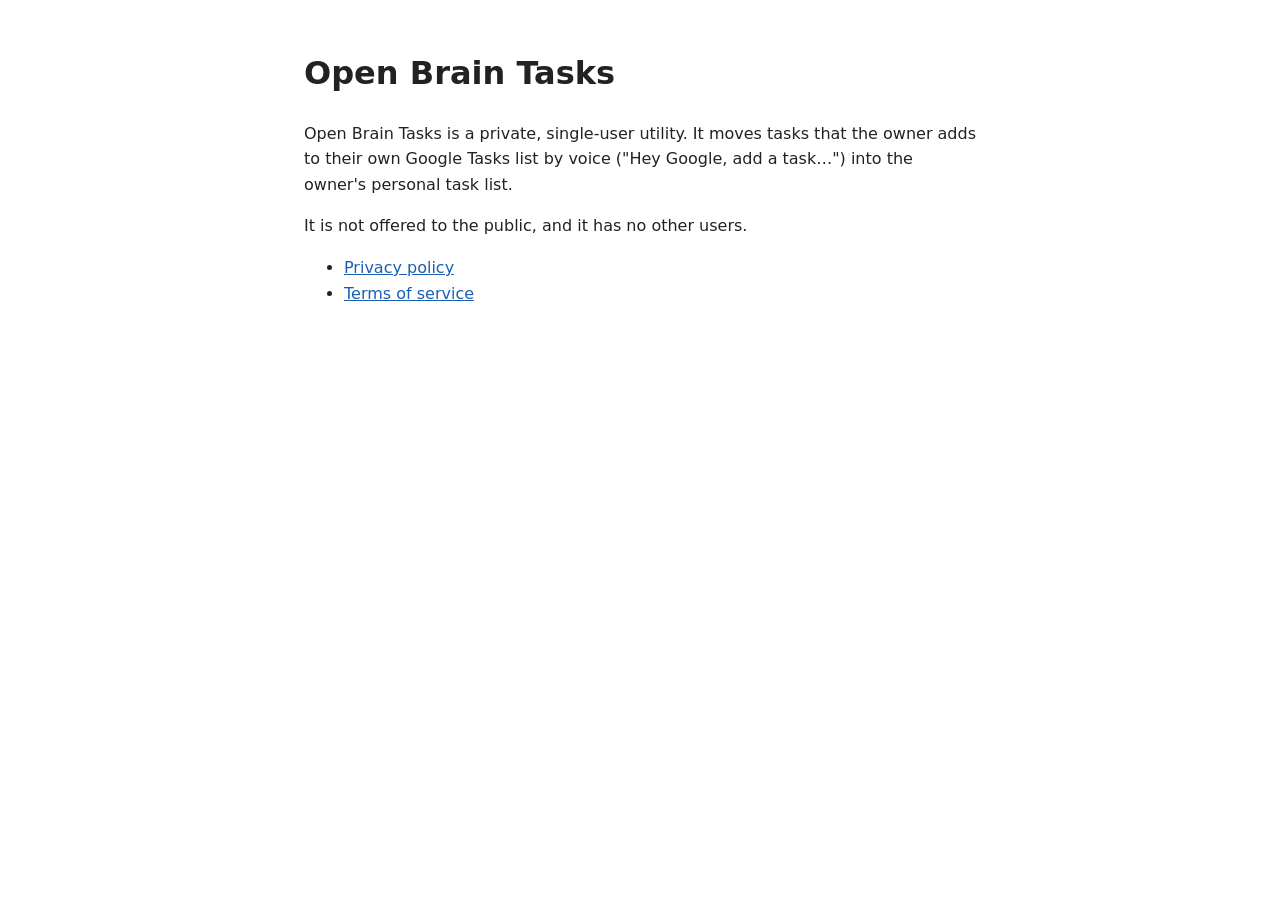
<file: index.html>
<!DOCTYPE html>
<html lang="en">
<head>
<meta charset="utf-8">
<meta name="viewport" content="width=device-width, initial-scale=1">
<title>Open Brain Tasks</title>
<style>
  body { font-family: system-ui, sans-serif; max-width: 42rem; margin: 3rem auto; padding: 0 1rem; line-height: 1.6; color: #222; }
  a { color: #1a5fb4; }
</style>
</head>
<body>
<h1>Open Brain Tasks</h1>
<p>Open Brain Tasks is a private, single-user utility. It moves tasks that the owner adds to their own Google Tasks list by voice ("Hey Google, add a task…") into the owner's personal task list.</p>
<p>It is not offered to the public, and it has no other users.</p>
<ul>
  <li><a href="privacy.html">Privacy policy</a></li>
  <li><a href="terms.html">Terms of service</a></li>
</ul>
</body>
</html>
</file>
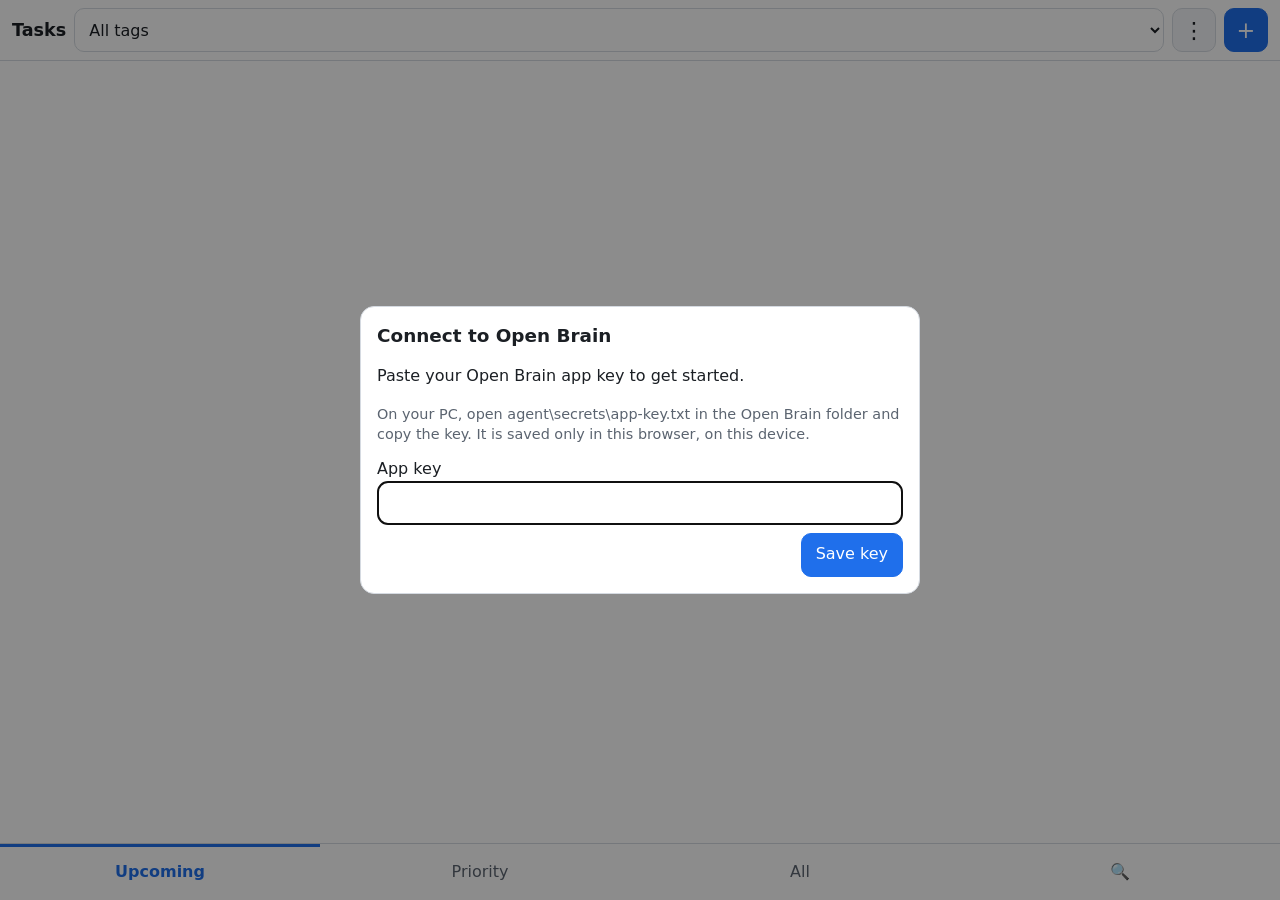
<file: app/index.html>
<!doctype html>
<html lang="en">
<head>
  <meta charset="utf-8">
  <meta name="viewport" content="width=device-width, initial-scale=1, viewport-fit=cover">
  <meta http-equiv="Content-Security-Policy" content="default-src 'self'; connect-src https://dvneqhqogfndquvwapho.supabase.co; img-src 'self' data:; style-src 'self'">
  <meta name="theme-color" content="#1f6feb">
  <title>Open Brain Tasks</title>
  <link rel="manifest" href="manifest.webmanifest">
  <link rel="icon" href="icons/icon-192.png">
  <link rel="apple-touch-icon" href="icons/icon-192.png">
  <link rel="stylesheet" href="styles.css">
  <script type="module" src="js/app.js"></script>
</head>
<body>
  <header class="topbar">
    <h1>Tasks</h1>
    <select id="tag-filter" aria-label="Filter by tag">
      <option value="__all__">All tags</option>
    </select>
    <button id="settings-btn" class="icon-btn" type="button" aria-label="Settings" aria-haspopup="true">⋮</button>
    <button id="add-btn" class="icon-btn primary" type="button" aria-label="Add task">+</button>
  </header>
  <div id="settings-menu" class="menu" hidden>
    <button id="forget-key-btn" type="button">Forget key on this device</button>
  </div>
  <div id="banner" class="banner" role="alert" hidden>
    <span id="banner-text"></span>
    <button id="banner-retry" type="button">Retry</button>
  </div>
  <main id="view" aria-live="polite"></main>
  <nav class="tabs" role="tablist" aria-label="Views">
    <button type="button" role="tab" data-tab="upcoming" aria-selected="true">Upcoming</button>
    <button type="button" role="tab" data-tab="priority" aria-selected="false">Priority</button>
    <button type="button" role="tab" data-tab="all" aria-selected="false">All</button>
    <button type="button" role="tab" data-tab="search" aria-selected="false" aria-label="Search">🔍</button>
  </nav>
  <div id="toast" class="toast" role="status" hidden>
    <span id="toast-text"></span>
    <button id="toast-action" type="button" hidden>Undo</button>
  </div>
  <dialog id="task-dialog" aria-label="Task"></dialog>
  <dialog id="key-dialog" aria-label="App key"></dialog>
</body>
</html>
</file>
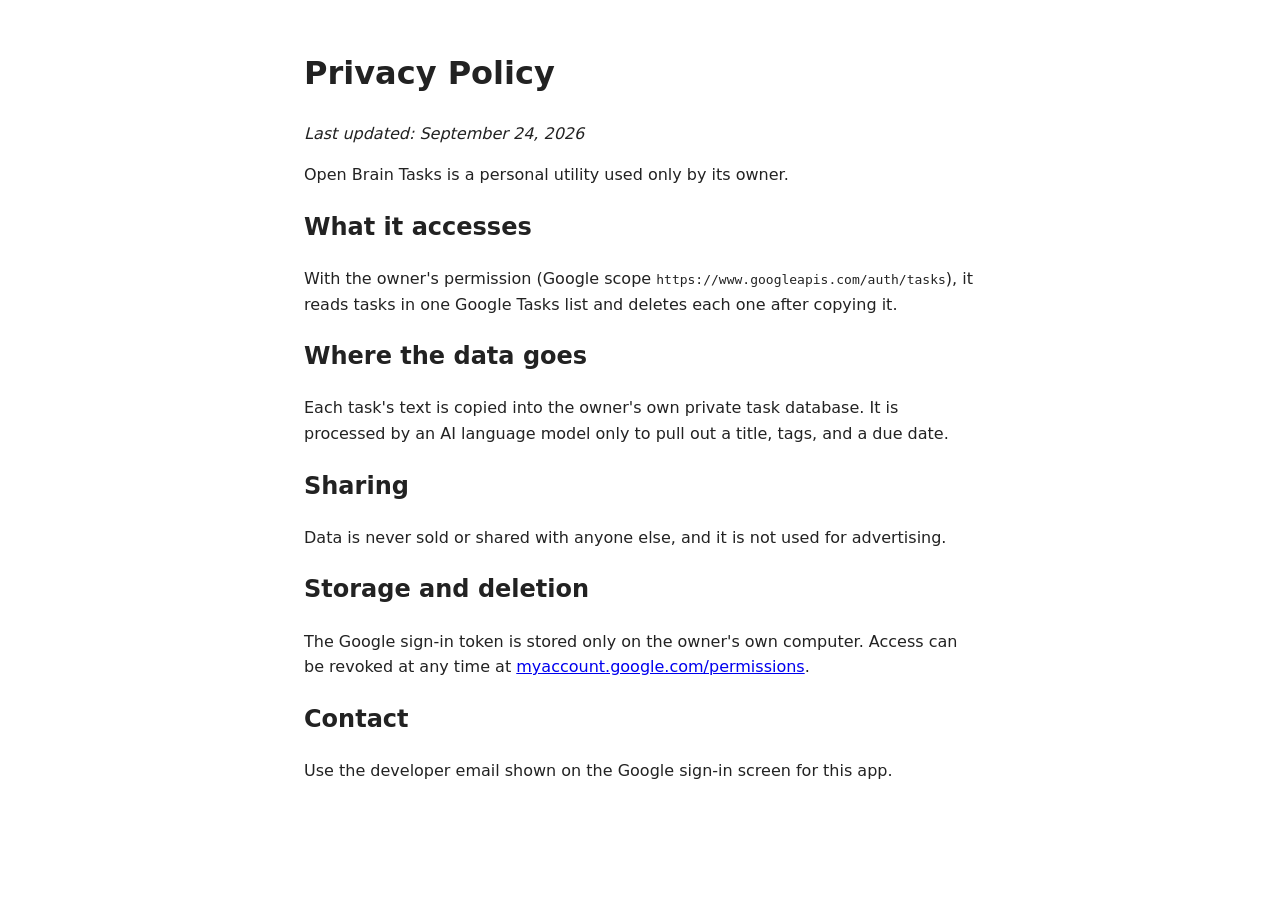
<file: privacy.html>
<!DOCTYPE html>
<html lang="en">
<head>
<meta charset="utf-8">
<meta name="viewport" content="width=device-width, initial-scale=1">
<title>Open Brain Tasks – Privacy Policy</title>
<style>
  body { font-family: system-ui, sans-serif; max-width: 42rem; margin: 3rem auto; padding: 0 1rem; line-height: 1.6; color: #222; }
</style>
</head>
<body>
<h1>Privacy Policy</h1>
<p><em>Last updated: September 24, 2026</em></p>
<p>Open Brain Tasks is a personal utility used only by its owner.</p>
<h2>What it accesses</h2>
<p>With the owner's permission (Google scope <code>https://www.googleapis.com/auth/tasks</code>), it reads tasks in one Google Tasks list and deletes each one after copying it.</p>
<h2>Where the data goes</h2>
<p>Each task's text is copied into the owner's own private task database. It is processed by an AI language model only to pull out a title, tags, and a due date.</p>
<h2>Sharing</h2>
<p>Data is never sold or shared with anyone else, and it is not used for advertising.</p>
<h2>Storage and deletion</h2>
<p>The Google sign-in token is stored only on the owner's own computer. Access can be revoked at any time at <a href="https://myaccount.google.com/permissions">myaccount.google.com/permissions</a>.</p>
<h2>Contact</h2>
<p>Use the developer email shown on the Google sign-in screen for this app.</p>
</body>
</html>
</file>
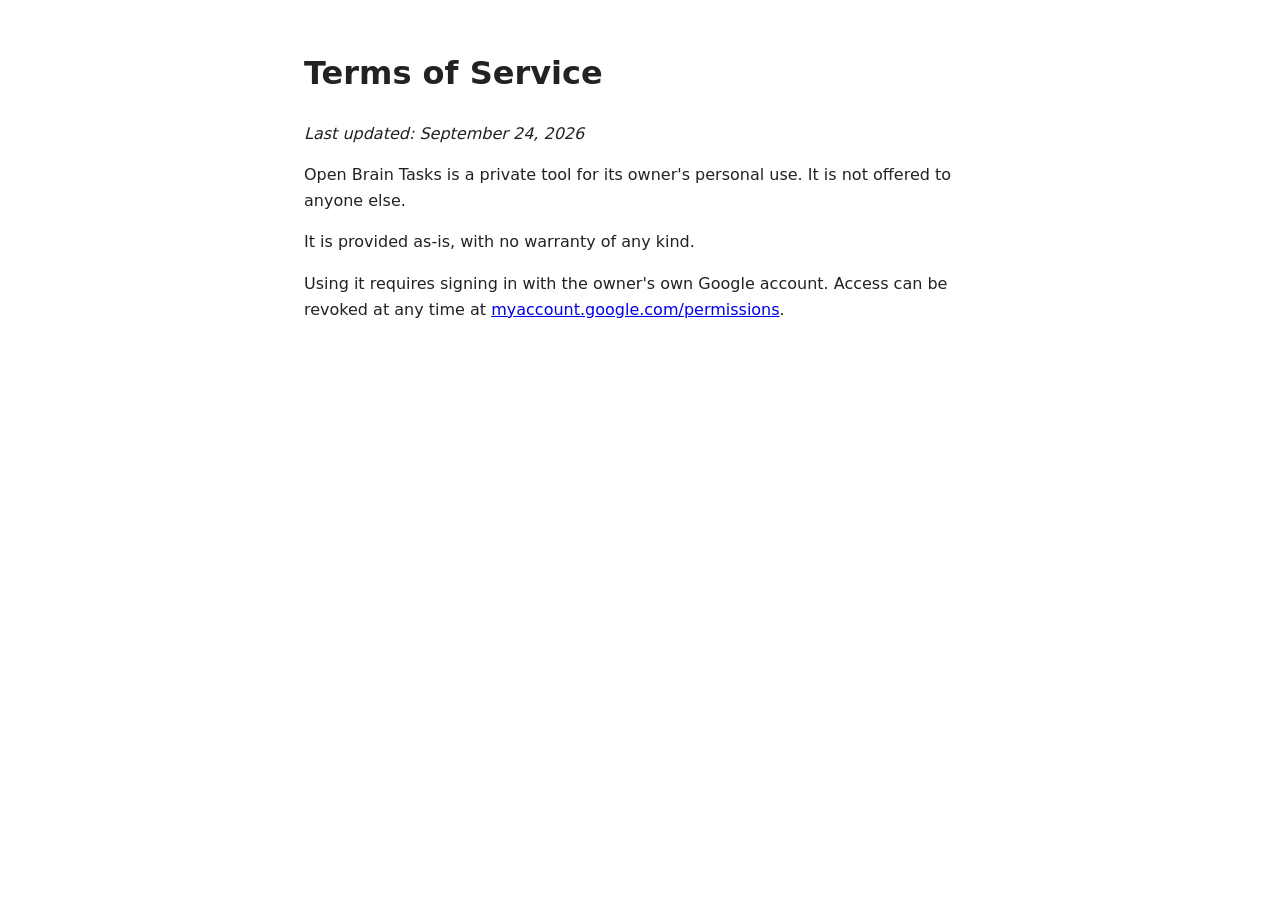
<file: terms.html>
<!DOCTYPE html>
<html lang="en">
<head>
<meta charset="utf-8">
<meta name="viewport" content="width=device-width, initial-scale=1">
<title>Open Brain Tasks – Terms of Service</title>
<style>
  body { font-family: system-ui, sans-serif; max-width: 42rem; margin: 3rem auto; padding: 0 1rem; line-height: 1.6; color: #222; }
</style>
</head>
<body>
<h1>Terms of Service</h1>
<p><em>Last updated: September 24, 2026</em></p>
<p>Open Brain Tasks is a private tool for its owner's personal use. It is not offered to anyone else.</p>
<p>It is provided as-is, with no warranty of any kind.</p>
<p>Using it requires signing in with the owner's own Google account. Access can be revoked at any time at <a href="https://myaccount.google.com/permissions">myaccount.google.com/permissions</a>.</p>
</body>
</html>
</file>
<file: app/styles.css>
/* Mobile-first styles for the Open Brain task web app. Dark mode follows the device setting. */
:root {
  color-scheme: light dark;
  --bg: #ffffff;
  --surface: #f2f4f7;
  --text: #1b1f24;
  --muted: #5b6470;
  --border: #d5dae1;
  --accent: #1f6feb;
  --accent-text: #ffffff;
  --danger: #c62828;
  --high: #c62828;
  --normal: #8a6d00;
  --low: #2e7d32;
  --tap: 44px;
  --radius: 10px;
}

@media (prefers-color-scheme: dark) {
  :root {
    --bg: #111418;
    --surface: #1c2128;
    --text: #e6e9ee;
    --muted: #9aa4b1;
    --border: #313842;
    --accent: #4c8dff;
    --accent-text: #0b1220;
    --danger: #ff6b6b;
    --high: #ff6b6b;
    --normal: #e0b400;
    --low: #66bb6a;
  }
}

* { box-sizing: border-box; }
[hidden] { display: none !important; }
html, body { margin: 0; }
body {
  background: var(--bg);
  color: var(--text);
  font: 16px/1.4 system-ui, -apple-system, "Segoe UI", Roboto, sans-serif;
  padding-bottom: calc(72px + env(safe-area-inset-bottom));
}

button, input, select, textarea { font: inherit; color: inherit; }
button {
  min-height: var(--tap);
  min-width: var(--tap);
  padding: 0 14px;
  border: 1px solid var(--border);
  border-radius: var(--radius);
  background: var(--surface);
  cursor: pointer;
}
button.primary { background: var(--accent); border-color: var(--accent); color: var(--accent-text); }
button.danger { color: var(--danger); }
button:disabled { opacity: 0.5; cursor: default; }
button.link { background: none; border-color: transparent; color: var(--accent); }
input, select, textarea {
  width: 100%;
  min-height: var(--tap);
  padding: 8px 10px;
  border: 1px solid var(--border);
  border-radius: var(--radius);
  background: var(--bg);
}
textarea { min-height: 96px; resize: vertical; }

/* Header */
.topbar {
  position: sticky;
  top: 0;
  z-index: 5;
  display: flex;
  gap: 8px;
  align-items: center;
  padding: calc(8px + env(safe-area-inset-top)) 12px 8px;
  background: var(--bg);
  border-bottom: 1px solid var(--border);
}
.topbar h1 { margin: 0; font-size: 1.1rem; }
.topbar select { flex: 1; width: auto; min-width: 0; }
.icon-btn { padding: 0; font-size: 1.4rem; line-height: 1; }
.menu {
  position: fixed;
  top: calc(64px + env(safe-area-inset-top));
  right: 12px;
  z-index: 6;
  padding: 6px;
  background: var(--surface);
  border: 1px solid var(--border);
  border-radius: var(--radius);
  box-shadow: 0 4px 16px rgb(0 0 0 / 0.25);
}
.menu button { width: 100%; border: 0; text-align: left; }
.banner {
  display: flex;
  gap: 8px;
  align-items: center;
  justify-content: space-between;
  padding: 8px 12px;
  background: var(--danger);
  color: #ffffff;
}
.banner button { background: transparent; border-color: #ffffff; color: #ffffff; }

/* Task lists */
main { max-width: 720px; margin: 0 auto; padding: 8px 12px; }
.group h2 {
  margin: 16px 0 4px;
  font-size: 0.8rem;
  letter-spacing: 0.04em;
  text-transform: uppercase;
  color: var(--muted);
}
.tasks { margin: 0; padding: 0; list-style: none; }
.task { display: flex; gap: 8px; align-items: center; border-bottom: 1px solid var(--border); }
/* Row Done and H/N/L buttons are deliberately smaller than the 44px --tap rule (user's request).
   This exception covers only .done-btn and .prio-btn; every other control keeps --tap. */
.done-btn, .prio-btn { flex: none; min-width: 0; min-height: 0; padding: 0; line-height: 1; font-weight: 700; }
.done-btn {
  display: inline-flex;
  align-items: center;
  justify-content: center;
  width: 26px;
  height: 70px;
  margin: 6px 0;
  border-radius: 6px;
  font-size: 0.8rem;
}
.done-label { writing-mode: vertical-rl; }
.done-btn.checked { background: var(--accent); border-color: var(--accent); color: var(--accent-text); }
.prio-col { flex: none; display: flex; flex-direction: column; gap: 2px; }
.prio-btn { width: 24px; height: 22px; border-radius: 4px; background: none; color: var(--muted); font-size: 0.75rem; }
.prio-btn-1[aria-pressed="true"] { background: var(--high); border-color: var(--high); color: var(--bg); }
.prio-btn-2[aria-pressed="true"] { background: var(--accent); border-color: var(--accent); color: var(--accent-text); }
.prio-btn-3[aria-pressed="true"] { background: var(--muted); border-color: var(--muted); color: var(--bg); }
.row-body {
  flex: 1;
  min-width: 0;
  display: flex;
  flex-direction: column;
  align-items: flex-start;
  gap: 2px;
  padding: 10px 0;
  border: 0;
  border-radius: 0;
  background: none;
  text-align: left;
}
.title { overflow-wrap: anywhere; }
.task.done .title { color: var(--muted); text-decoration: line-through; }
.meta { display: flex; flex-wrap: wrap; gap: 2px 10px; font-size: 0.85rem; color: var(--muted); }
.due.overdue { color: var(--danger); font-weight: 600; }
.empty { padding: 32px 0; text-align: center; color: var(--muted); }
.toggle { display: flex; gap: 10px; align-items: center; min-height: var(--tap); margin-top: 12px; color: var(--muted); }
.toggle input { width: 22px; height: 22px; min-height: 22px; flex: none; }
#search-input { margin: 4px 0 8px; }

/* Bottom tabs */
.tabs {
  position: fixed;
  right: 0;
  bottom: 0;
  left: 0;
  z-index: 5;
  display: flex;
  padding-bottom: env(safe-area-inset-bottom);
  background: var(--bg);
  border-top: 1px solid var(--border);
}
.tabs button { flex: 1; min-height: 56px; border: 0; border-radius: 0; background: none; color: var(--muted); }
.tabs button[aria-selected="true"] { color: var(--accent); font-weight: 600; box-shadow: inset 0 3px 0 var(--accent); }

/* Toast */
.toast {
  position: fixed;
  right: 12px;
  bottom: calc(68px + env(safe-area-inset-bottom));
  left: 12px;
  z-index: 7;
  display: flex;
  gap: 12px;
  align-items: center;
  justify-content: space-between;
  max-width: 560px;
  margin: 0 auto;
  padding: 4px 4px 4px 14px;
  border-radius: var(--radius);
  background: var(--text);
  color: var(--bg);
}
#toast-text { overflow: hidden; text-overflow: ellipsis; white-space: nowrap; }
.toast button { flex: none; background: transparent; border-color: transparent; color: var(--bg); font-weight: 700; }

/* Dialogs */
dialog {
  width: min(560px, calc(100vw - 16px));
  max-height: calc(100dvh - 16px);
  padding: 16px;
  border: 1px solid var(--border);
  border-radius: 14px;
  background: var(--bg);
  color: var(--text);
}
dialog::backdrop { background: rgb(0 0 0 / 0.45); }
dialog h2 { margin: 0 0 12px; font-size: 1.15rem; }
.field { display: flex; flex-direction: column; gap: 6px; margin-bottom: 14px; }
.field > label, .field-label { font-size: 0.85rem; color: var(--muted); }
.segmented { display: flex; }
.seg { flex: 1; margin-left: -1px; border-radius: 0; }
.seg:first-child { margin-left: 0; border-radius: var(--radius) 0 0 var(--radius); }
.seg:last-child { border-radius: 0 var(--radius) var(--radius) 0; }
.seg[aria-pressed="true"], .day[aria-pressed="true"] { background: var(--accent); border-color: var(--accent); color: var(--accent-text); }
.chips { display: flex; flex-wrap: wrap; gap: 6px; }
.chip {
  display: inline-flex;
  align-items: center;
  padding-left: 12px;
  border: 1px solid var(--border);
  border-radius: 999px;
  background: var(--surface);
}
.chip-x { border: 0; border-radius: 999px; background: none; }
.inline { display: flex; gap: 8px; align-items: center; }
.inline input[type="number"] { flex: none; width: 5.5em; }
.inline select { flex: 1; width: auto; }
.days { flex-wrap: wrap; }
.day { flex: 1 0 auto; padding: 0 6px; }
.dialog-error { margin: 0 0 12px; color: var(--danger); }
.actions { display: flex; flex-wrap: wrap; gap: 8px; justify-content: flex-end; margin-top: 8px; }
.actions .danger { margin-right: auto; }
.hint { font-size: 0.9rem; color: var(--muted); }
</file>
